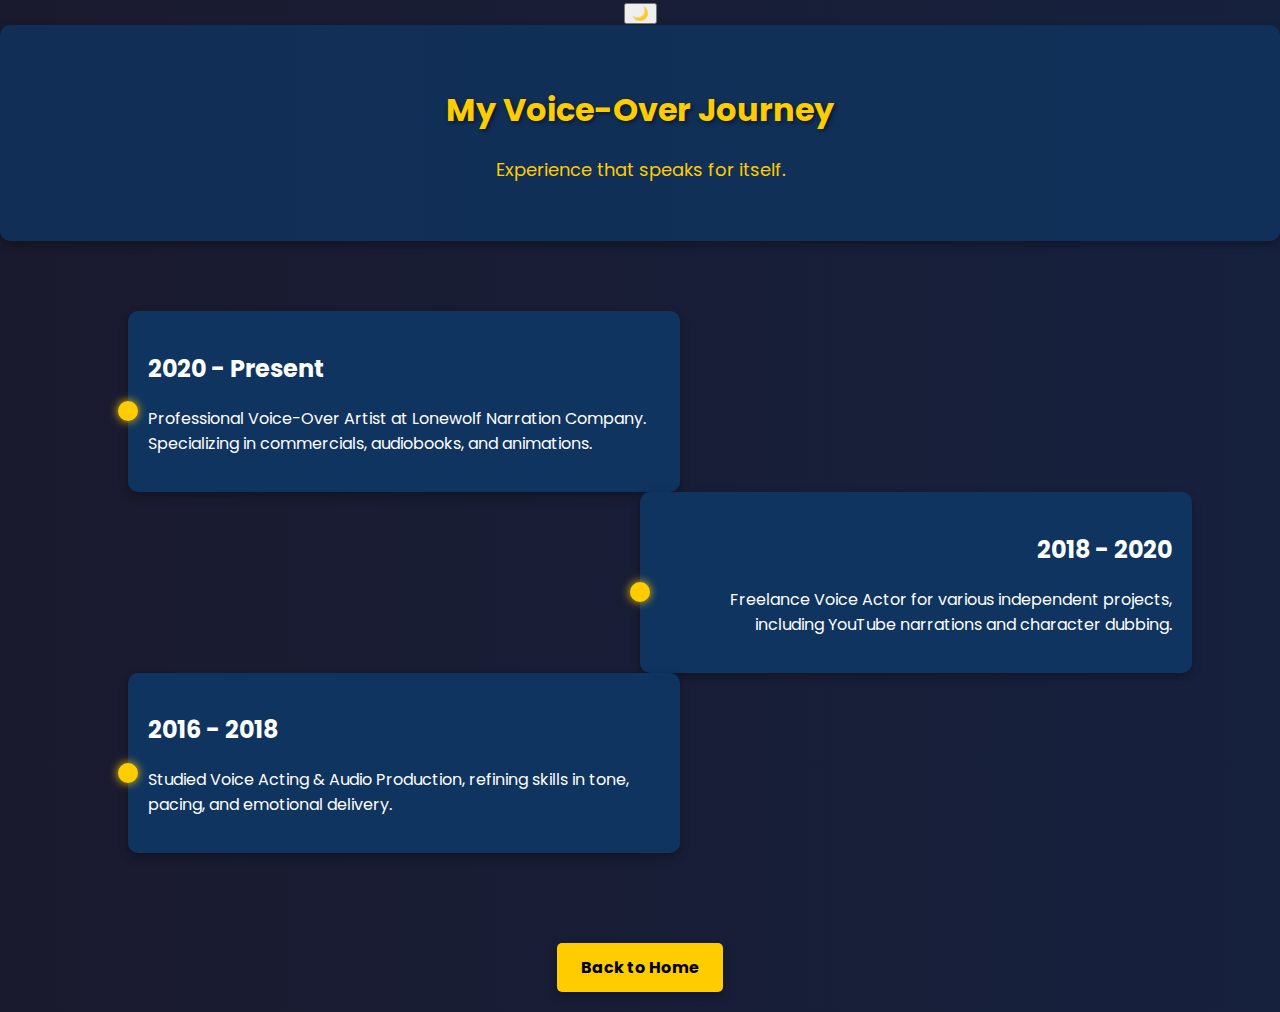
<file: experience.html>
<!DOCTYPE html>
<html lang="en">
<head>
    <meta charset="UTF-8">
    <meta name="viewport" content="width=device-width, initial-scale=1.0">
    <title>Experience - Lonewolf Narration</title>
    <link href="https://fonts.googleapis.com/css2?family=Poppins:wght@300;400;600&display=swap" rel="stylesheet">
    <link rel="stylesheet" href="experience.css">
    <script src="script.js" defer></script>
</head>
<body oncontextmenu="return false" onselectstart="return false" ondragstart="return false">

    <!-- Theme Toggle Button -->
    <div class="toggle-container">
        <button id="theme-toggle">🌙</button>
    </div>

    <!-- Header Section -->
    <header class="exp-header fade-in">
        <h1>My Voice-Over Journey</h1>
        <p>Experience that speaks for itself.</p>
    </header>

    <!-- Experience Timeline -->
    <section class="experience-container">
        <div class="timeline">

            <div class="timeline-item fade-in">
                <div class="timeline-dot"></div>
                <div class="timeline-content">
                    <h2>2020 - Present</h2>
                    <p>Professional Voice-Over Artist at Lonewolf Narration Company. Specializing in commercials, audiobooks, and animations.</p>
                </div>
            </div>

            <div class="timeline-item fade-in">
                <div class="timeline-dot"></div>
                <div class="timeline-content">
                    <h2>2018 - 2020</h2>
                    <p>Freelance Voice Actor for various independent projects, including YouTube narrations and character dubbing.</p>
                </div>
            </div>

            <div class="timeline-item fade-in">
                <div class="timeline-dot"></div>
                <div class="timeline-content">
                    <h2>2016 - 2018</h2>
                    <p>Studied Voice Acting & Audio Production, refining skills in tone, pacing, and emotional delivery.</p>
                </div>
            </div>

        </div>
    </section>
<a href="index.html">Back to Home</a>
</body>
</html>
</file>
<file: experience.css>
/* General Page Styling */
body {
    font-family: 'Poppins', sans-serif;
    background: linear-gradient(to right, #1a1a2e, #16213e);
    color: white;
    text-align: center;
    margin: 0;
    padding: 0;
}

/* Header Styling */
.exp-header {
    background: rgba(15, 52, 96, 0.8);
    padding: 40px;
    border-radius: 10px;
    box-shadow: 0px 4px 10px rgba(0, 0, 0, 0.3);
}

.exp-header h1 {
    font-size: 32px;
    color: #ffcc00;
    text-shadow: 2px 2px 4px rgba(0, 0, 0, 0.5);
    animation: fadeInDown 1s ease-in-out;
}

.exp-header p {
    font-size: 18px;
    color: #ffcc00;
    animation: fadeInUp 1s ease-in-out;
}

/* Timeline Container */
.experience-container {
    width: 80%;
    margin: 50px auto;
    position: relative;
}

.timeline {
    position: relative;
    padding: 20px 0;
}

.timeline-item {
    position: relative;
    width: 50%;
    padding: 20px;
    background: #0f3460;
    border-radius: 10px;
    box-shadow: 0px 4px 10px rgba(0, 0, 0, 0.3);
    animation: fadeInUp 1s ease-in-out;
}

/* Alternating Left & Right Timeline */
.timeline-item:nth-child(odd) {
    left: 0;
    text-align: left;
}

.timeline-item:nth-child(even) {
    left: 50%;
    text-align: right;
}

/* Timeline Dot */
.timeline-dot {
    position: absolute;
    top: 50%;
    left: -10px;
    width: 20px;
    height: 20px;
    background: #ffcc00;
    border-radius: 50%;
    box-shadow: 0px 0px 10px #ffcc00;
    animation: pulse 1.5s infinite;
}

/* Hover Effect */
.timeline-item:hover {
    transform: scale(1.05);
    transition: 0.3s ease-in-out;
}

/* Back Button */
a {
    display: inline-block;
    margin: 20px;
    padding: 12px 24px;
    background: #ffcc00;
    color: black;
    text-decoration: none;
    font-weight: bold;
    border-radius: 5px;
    box-shadow: 0px 4px 10px rgba(0, 0, 0, 0.3);
    transition: 0.3s ease-in-out;
}

a:hover {
    background: #ff5733;
    color: white;
    transform: scale(1.1);
}

/* Animations */
@keyframes fadeInUp {
    from {
        opacity: 0;
        transform: translateY(20px);
    }
    to {
        opacity: 1;
        transform: translateY(0);
    }
}

@keyframes fadeInDown {
    from {
        opacity: 0;
        transform: translateY(-20px);
    }
    to {
        opacity: 1;
        transform: translateY(0);
    }
}

@keyframes pulse {
    0% {
        box-shadow: 0px 0px 10px #ffcc00;
    }
    50% {
        box-shadow: 0px 0px 20px #ffcc00;
    }
    100% {
        box-shadow: 0px 0px 10px #ffcc00;
    }
}

/* Responsive */
@media (max-width: 768px) {
    .timeline-item {
        width: 90%;
        left: 5% !important;
        text-align: center;
    }

    .timeline-dot {
        left: 50%;
        transform: translateX(-50%);
    }
}
</file>
